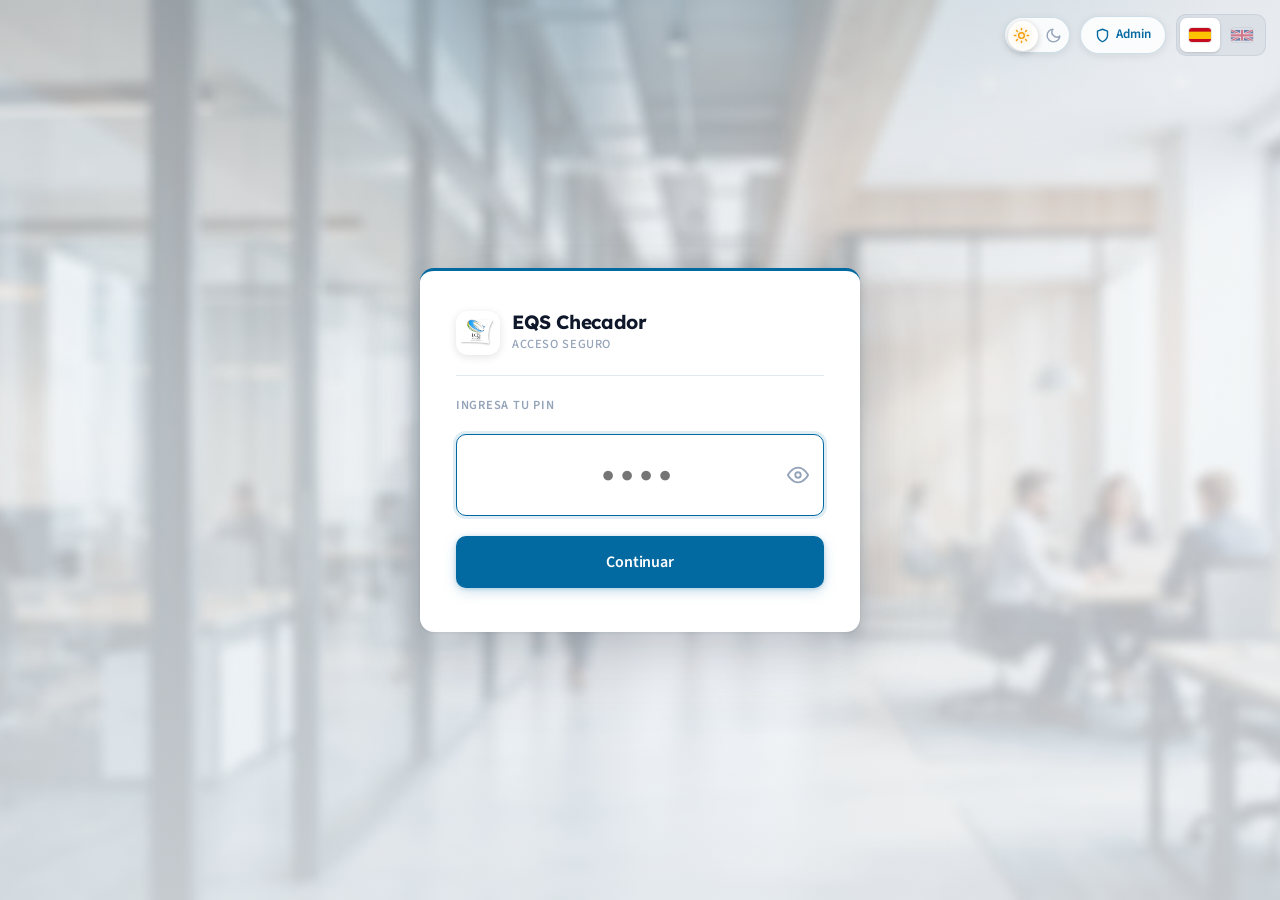
<file: index.html>
<!DOCTYPE html>
<html lang="es">
<head>
  <script>!function(){document.write('<base href="'+(location.pathname.startsWith('/ChecadorGLOBAL/')?'/ChecadorGLOBAL/':'/')+'">');try{document.documentElement.dataset.theme=localStorage.getItem('eqs_theme')||'light'}catch(e){}}()</script>
  <meta charset="UTF-8">
  <meta name="viewport" content="width=device-width, initial-scale=1, viewport-fit=cover">
  <meta name="theme-color" content="#0369A1">
  <meta name="mobile-web-app-capable" content="yes">
  <meta name="apple-mobile-web-app-capable" content="yes">
  <title data-marca-titulo>EQS Checador</title>
  <link rel="icon" type="image/svg+xml" href="favicon.svg">
  <link rel="stylesheet" href="assets/css/base.css">
  <link rel="stylesheet" href="assets/css/app.css">
</head>
<body>

  <!-- Controles esquina superior: switch de tema + acceso admin. base resuelve el prefijo. -->
  <div class="top-actions">
    <button id="theme-toggle" class="theme-toggle" type="button" role="switch" aria-checked="false" aria-label="Cambiar modo claro u oscuro">
      <span class="theme-toggle__track">
        <span class="theme-toggle__thumb"></span>
        <svg class="theme-toggle__ic ic-sun" viewBox="0 0 24 24" fill="none" stroke="currentColor" stroke-width="2" stroke-linecap="round" stroke-linejoin="round" aria-hidden="true">
          <circle cx="12" cy="12" r="4"/><path d="M12 2v2M12 20v2M4.9 4.9l1.4 1.4M17.7 17.7l1.4 1.4M2 12h2M20 12h2M4.9 19.1l1.4-1.4M17.7 6.3l1.4-1.4"/>
        </svg>
        <svg class="theme-toggle__ic ic-moon" viewBox="0 0 24 24" fill="none" stroke="currentColor" stroke-width="2" stroke-linecap="round" stroke-linejoin="round" aria-hidden="true">
          <path d="M21 12.8A9 9 0 1 1 11.2 3a7 7 0 0 0 9.8 9.8z"/>
        </svg>
      </span>
    </button>
    <a href="admin/" class="admin-access" data-i18n-title="Acceso administrativo" aria-label="Acceso administrativo">
      <svg width="15" height="15" viewBox="0 0 24 24" fill="none" stroke="currentColor" stroke-width="2.2" stroke-linecap="round" stroke-linejoin="round">
        <path d="M12 22s8-4 8-10V5l-8-3-8 3v7c0 6 8 10 8 10z"/>
      </svg>
      <span data-i18n>Admin</span>
    </a>
  </div>

  <!-- ── TOKEN DE PLAZA (paso previo al PIN, una vez por dispositivo) ─────────── -->
  <section id="s-token" class="pantalla" hidden>
    <div class="tarjeta">
      <div class="brand-header">
        <div class="brand-icon brand-icon--logo">
          <img src="assets/imgs/logo_.png" alt="EQS México" data-marca-logo>
        </div>
        <div class="brand-text-block">
          <span class="brand-name" data-marca>EQS Checador</span>
          <span class="brand-sub" data-i18n>Habilita este dispositivo</span>
        </div>
      </div>

      <hr class="divider">

      <form id="form-token" novalidate>
        <label for="input-token" data-i18n>Token de tu plaza</label>
        <input id="input-token" class="input-token" type="text" inputmode="text"
          autocomplete="off" autocapitalize="characters" spellcheck="false"
          maxlength="9" placeholder="ABCD-EFGH" aria-describedby="token-ayuda">
        <p id="token-ayuda" class="campo-ayuda" data-i18n>Pídeselo a tu encargado. Se guarda en este dispositivo.</p>
        <p id="error-token" class="error-msg" role="alert" hidden></p>

        <button id="btn-escanear-qr" type="button" class="btn btn--secundario" hidden>
          <svg width="18" height="18" viewBox="0 0 24 24" fill="none" stroke="currentColor" stroke-width="2" stroke-linecap="round" stroke-linejoin="round">
            <path d="M3 7V5a2 2 0 0 1 2-2h2M17 3h2a2 2 0 0 1 2 2v2M21 17v2a2 2 0 0 1-2 2h-2M7 21H5a2 2 0 0 1-2-2v-2"/><line x1="3" y1="12" x2="21" y2="12"/>
          </svg>
          <span data-i18n>Escanear QR</span>
        </button>

        <button id="btn-continuar-token" type="submit" class="btn btn--primario" data-i18n>Continuar</button>
      </form>
    </div>

    <!-- Lector de QR: cámara a pantalla completa + recuadro guía. Oculto hasta escanear. -->
    <div id="qr-scan" class="qr-scan" hidden>
      <video id="qr-video" class="qr-scan__video" playsinline muted></video>
      <div class="qr-scan__marco" aria-hidden="true"></div>
      <p class="qr-scan__ayuda" data-i18n>Apunta al código QR del token</p>
      <button id="btn-qr-cancelar" type="button" class="btn btn--secundario btn--sm qr-scan__cancelar" data-i18n>Cancelar</button>
    </div>
  </section>

  <!-- ── LOGIN ─────────────────────────────────────────────────────────────── -->
  <section id="s-login" class="pantalla" hidden>
    <div class="tarjeta">
      <div class="brand-header">
        <div class="brand-icon brand-icon--logo">
          <img src="assets/imgs/logo_.png" alt="EQS México" data-marca-logo>
        </div>
        <div class="brand-text-block">
          <span class="brand-name" data-marca>EQS Checador</span>
          <span class="brand-sub" data-i18n>Acceso seguro</span>
        </div>
      </div>

      <hr class="divider">

      <form id="form-pin" novalidate>
        <label for="input-pin" data-i18n>Ingresa tu PIN</label>
        <div class="pin-wrap">
          <input id="input-pin" class="input-pin" type="password" inputmode="numeric"
            pattern="\d*" maxlength="4" autocomplete="current-password" placeholder="••••">
          <button type="button" id="btn-ver-pin" class="ver-pin" data-i18n-title="Mostrar PIN" aria-label="Mostrar PIN" aria-pressed="false">
            <svg class="eye eye--open" width="22" height="22" viewBox="0 0 24 24" fill="none" stroke="currentColor" stroke-width="2" stroke-linecap="round" stroke-linejoin="round" aria-hidden="true"><path d="M1 12s4-8 11-8 11 8 11 8-4 8-11 8-11-8-11-8z"/><circle cx="12" cy="12" r="3"/></svg>
            <svg class="eye eye--off" width="22" height="22" viewBox="0 0 24 24" fill="none" stroke="currentColor" stroke-width="2" stroke-linecap="round" stroke-linejoin="round" aria-hidden="true"><path d="M9.88 9.88a3 3 0 1 0 4.24 4.24"/><path d="M10.73 5.08A10.43 10.43 0 0 1 12 5c7 0 11 7 11 7a13.16 13.16 0 0 1-1.67 2.68"/><path d="M6.61 6.61A13.526 13.526 0 0 0 1 12s4 7 11 7a9.74 9.74 0 0 0 5.39-1.61"/><line x1="2" y1="2" x2="22" y2="22"/></svg>
          </button>
        </div>
        <p id="error-pin" class="error-msg" role="alert" hidden></p>
        <button id="btn-continuar-pin" type="submit" class="btn btn--primario">
          <span id="pin-btn-label" data-i18n>Continuar</span>
          <svg id="pin-btn-spinner" class="btn__spin" hidden width="18" height="18" viewBox="0 0 24 24" fill="none" aria-hidden="true">
            <circle cx="12" cy="12" r="9" stroke="rgba(255,255,255,.3)" stroke-width="2.5"/>
            <path d="M12 3a9 9 0 0 1 9 9" stroke="white" stroke-width="2.5" stroke-linecap="round"/>
          </svg>
        </button>
      </form>
    </div>
  </section>

  <!-- ── MENÚ ──────────────────────────────────────────────────────────────── -->
  <section id="s-menu" class="pantalla" hidden>
    <div class="tarjeta">
      <div class="brand-header">
        <div class="brand-icon brand-icon--logo">
          <img src="assets/imgs/logo_.png" alt="EQS México" data-marca-logo>
        </div>
        <div class="brand-text-block">
          <span class="brand-name" data-marca>EQS Checador</span>
          <span class="brand-sub" data-i18n>Control de asistencia</span>
        </div>
      </div>

      <hr class="divider">

      <div class="saludo-bloque">
        <div class="saludo-avatar" id="saludo-avatar" aria-hidden="true">–</div>
        <div class="saludo-textos">
          <span class="saludo-sup" id="saludo-hora">Bienvenido</span>
          <p id="saludo">–</p>
          <span class="saludo-meta" id="saludo-meta" hidden></span>
        </div>
        <span class="saludo-num" id="saludo-num" hidden></span>
      </div>

      <div class="menu-botones">
        <button id="btn-checar" class="btn btn--primario">
          <svg width="18" height="18" viewBox="0 0 24 24" fill="none" stroke="currentColor" stroke-width="2.5" stroke-linecap="round" stroke-linejoin="round">
            <path d="M15 3h4a2 2 0 0 1 2 2v14a2 2 0 0 1-2 2h-4"/>
            <polyline points="10 17 15 12 10 7"/>
            <line x1="15" y1="12" x2="3" y2="12"/>
          </svg>
          <span data-i18n>Checar asistencia</span>
        </button>
        <button id="btn-historial" class="btn btn--secundario">
          <svg width="18" height="18" viewBox="0 0 24 24" fill="none" stroke="currentColor" stroke-width="2" stroke-linecap="round" stroke-linejoin="round">
            <path d="M12 8v4l3 3"/><circle cx="12" cy="12" r="10"/>
          </svg>
          <span data-i18n>Ver historial</span>
        </button>
        <button id="btn-avisos" class="btn btn--secundario">
          <svg width="18" height="18" viewBox="0 0 24 24" fill="none" stroke="currentColor" stroke-width="2" stroke-linecap="round" stroke-linejoin="round">
            <path d="M3 11l18-5v12L3 14v-3z"/><path d="M11.6 16.8a3 3 0 1 1-5.8-1.6"/>
          </svg>
          <span data-i18n>Avisos</span>
          <span id="avisos-badge" class="btn-badge" hidden></span>
        </button>
        <button id="btn-turnos" class="btn btn--secundario">
          <svg width="18" height="18" viewBox="0 0 24 24" fill="none" stroke="currentColor" stroke-width="2" stroke-linecap="round" stroke-linejoin="round">
            <rect x="3" y="4" width="18" height="18" rx="2"/><line x1="16" y1="2" x2="16" y2="6"/><line x1="8" y1="2" x2="8" y2="6"/><line x1="3" y1="10" x2="21" y2="10"/>
          </svg>
          <span data-i18n>Mi turno</span>
          <span id="turnos-dot" class="btn-dot" hidden></span>
        </button>
      </div>

      <button id="btn-cerrar-sesion" class="btn btn--peligro btn--sm" data-i18n>Cerrar sesión</button>
    </div>
  </section>

  <!-- ── MI TURNO ──────────────────────────────────────────────────────────── -->
  <section id="s-turnos" class="pantalla" hidden>
    <div class="tarjeta">
      <div class="brand-header">
        <div class="brand-icon brand-icon--logo">
          <img src="assets/imgs/logo_.png" alt="EQS México" data-marca-logo>
        </div>
        <div class="brand-text-block">
          <span class="brand-name" data-i18n>Mi horario</span>
          <span class="brand-sub" data-i18n>Turnos de tu plaza</span>
        </div>
      </div>

      <hr class="divider">

      <div id="turnos-lista" class="turnos-lista"></div>

      <button id="btn-turnos-volver" class="btn btn--secundario btn--sm" data-i18n>Volver</button>
    </div>
  </section>

  <script type="module" src="assets/js/marca.js"></script>
  <script type="module" src="assets/js/app.js"></script>
</body>
</html>
</file>
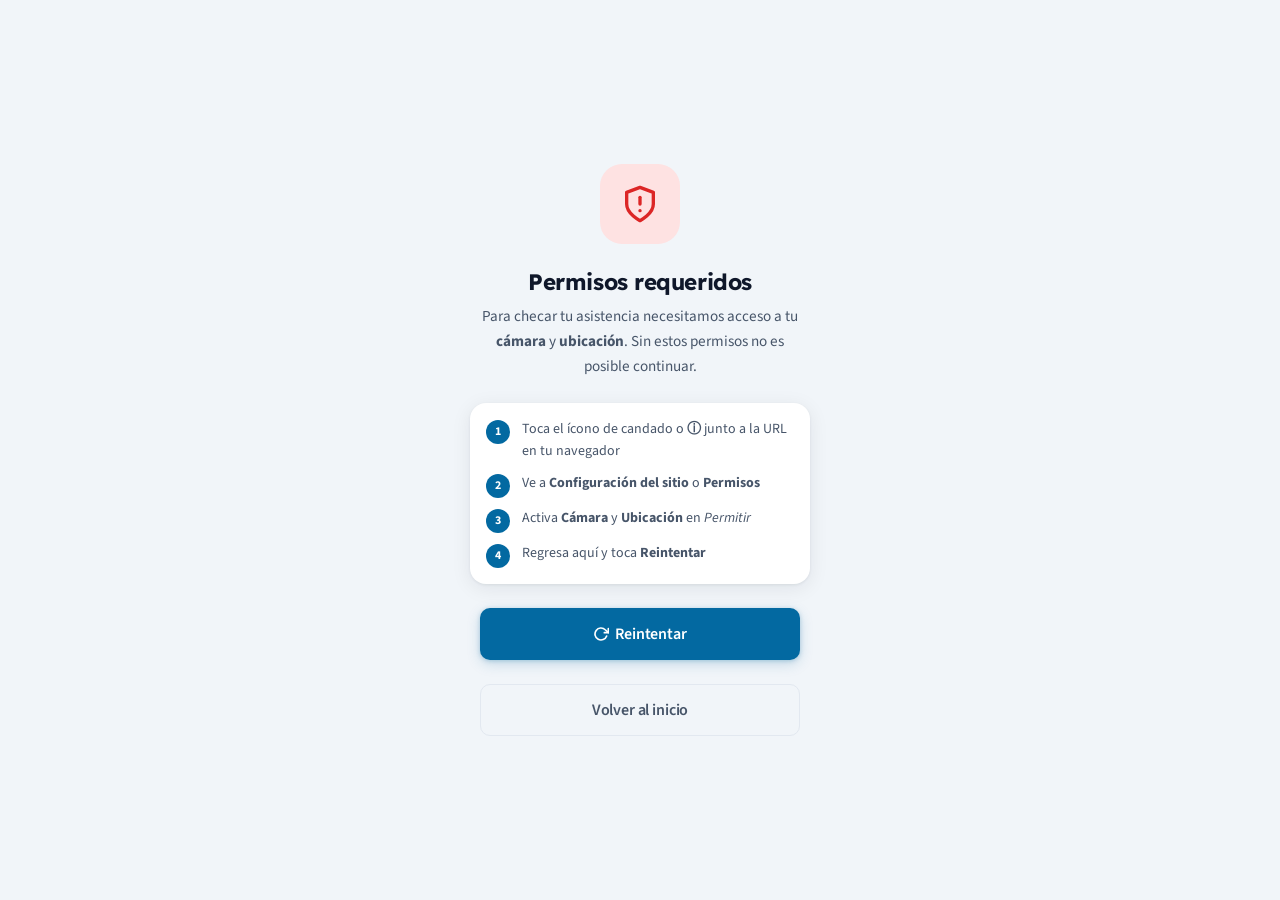
<file: sin-permisos.html>
<!DOCTYPE html>
<html lang="es">
<head>
  <script>!function(){document.write('<base href="'+(location.pathname.startsWith('/ChecadorGLOBAL/')?'/ChecadorGLOBAL/':'/')+'">')}()</script>
  <meta charset="UTF-8">
  <meta name="viewport" content="width=device-width, initial-scale=1, viewport-fit=cover">
  <meta name="theme-color" content="#DC2626">
  <title data-marca-titulo="Permisos requeridos">Permisos requeridos · EQS</title>
  <link rel="icon" type="image/svg+xml" href="favicon.svg">
  <link rel="stylesheet" href="assets/css/base.css">
  <link rel="stylesheet" href="assets/css/sin-permisos.css">
</head>
<body>

<div class="page-center">

  <div class="page-center__icon" style="background:#FEE2E2">
    <svg width="40" height="40" viewBox="0 0 24 24" fill="none" stroke="#DC2626" stroke-width="2" stroke-linecap="round" stroke-linejoin="round">
      <path d="M12 22s8-4 8-10V5l-8-3-8 3v7c0 6 8 10 8 10z"/>
      <line x1="12" y1="8" x2="12" y2="12"/>
      <line x1="12" y1="16" x2="12.01" y2="16"/>
    </svg>
  </div>

  <div>
    <h1 class="page-center__title" data-i18n>Permisos requeridos</h1>
    <p class="page-center__body" style="margin-top:8px" data-i18n-html>Para checar tu asistencia necesitamos acceso a tu <strong>cámara</strong> y <strong>ubicación</strong>. Sin estos permisos no es posible continuar.</p>
  </div>

  <div class="sin-permisos-steps">
    <div class="sin-permisos-step">
      <div class="sin-permisos-step__num">1</div>
      <p data-i18n-html>Toca el ícono de candado o <strong>ⓘ</strong> junto a la URL en tu navegador</p>
    </div>
    <div class="sin-permisos-step">
      <div class="sin-permisos-step__num">2</div>
      <p data-i18n-html>Ve a <strong>Configuración del sitio</strong> o <strong>Permisos</strong></p>
    </div>
    <div class="sin-permisos-step">
      <div class="sin-permisos-step__num">3</div>
      <p data-i18n-html>Activa <strong>Cámara</strong> y <strong>Ubicación</strong> en <em>Permitir</em></p>
    </div>
    <div class="sin-permisos-step">
      <div class="sin-permisos-step__num">4</div>
      <p data-i18n-html>Regresa aquí y toca <strong>Reintentar</strong></p>
    </div>
  </div>

  <button class="btn btn--primario" style="width:100%;max-width:320px" id="btn-reintentar">
    <svg width="16" height="16" viewBox="0 0 24 24" fill="none" stroke="currentColor" stroke-width="2.5" stroke-linecap="round" stroke-linejoin="round">
      <polyline points="23 4 23 10 17 10"/>
      <path d="M20.49 15a9 9 0 1 1-2.12-9.36L23 10"/>
    </svg>
    <span data-i18n>Reintentar</span>
  </button>

  <a href="./" class="btn btn--secundario" style="max-width:320px;width:100%;text-decoration:none" data-i18n>
    Volver al inicio
  </a>

</div>

<script type="module" src="assets/js/marca.js"></script>
<script type="module">
  import { BASE } from './assets/js/config.js';
  import { applyI18n } from './assets/js/i18n.js';
  applyI18n(document);
  document.getElementById('btn-reintentar').addEventListener('click', () => { location.href = BASE + '/checador/'; });
</script>
</body>
</html>
</file>
<file: assets/css/base.css>
/* ── Google Fonts ──────────────────────────────────────────────────────────── */
@import url('https://fonts.googleapis.com/css2?family=Lexend:wght@400;500;600;700&family=Source+Sans+3:ital,wght@0,400;0,500;0,600;1,400&display=swap');

/* ── Tokens ───────────────────────────────────────────────────────────────── */
:root {
  --fondo:        #F1F5F9;
  --tarjeta:      #FFFFFF;
  --tinta:        #0F172A;
  --tinta-2:      #475569;
  --tinta-3:      #94A3B8;
  --linea:        #E2E8F0;
  --primario:     #0369A1;
  --primario-dk:  #075985;
  --primario-bg:  #EFF6FF;
  --entrada:      #15803D;
  --salida:       #C2410C;
  --peligro:      #DC2626;
  --radio:        14px;
  --sombra:       0 1px 3px rgba(15,23,42,.07), 0 4px 20px rgba(15,23,42,.08);
  --sombra-sm:    0 1px 3px rgba(15,23,42,.06);
}

/* ── Modo oscuro (tokens desaturados, no inversión) ───────────────────────── */
[data-theme="dark"] {
  --fondo:        #0B111F;
  --tarjeta:      #151E30;
  --tinta:        #E5EAF2;
  --tinta-2:      #A2AEC2;
  --tinta-3:      #6B7890;
  --linea:        #28344A;
  --primario:     #38BDF8;   /* acento/enlaces: claro para contraste sobre fondo oscuro */
  --primario-dk:  #0EA5E9;
  --primario-bg:  rgba(56,189,248,.14);
  --entrada:      #34D399;
  --salida:       #FB923C;
  --peligro:      #F87171;
  --sombra:       0 1px 3px rgba(0,0,0,.45), 0 6px 24px rgba(0,0,0,.55);
  --sombra-sm:    0 1px 3px rgba(0,0,0,.45);
}
/* El botón primario mantiene texto blanco: en oscuro usa un azul de marca con
   contraste suficiente (≥3:1 para texto bold), no el acento claro --primario. */
[data-theme="dark"] .btn--primario { background: #0284C7; }
[data-theme="dark"] .btn--primario:hover:not(:disabled) { background: #0369A1; }

/* Transición gradual de color al cambiar de tema (reduced-motion la anula abajo) */
body, .tarjeta, .input-pin, .divider, .btn--secundario,
.admin-access, .top-actions, .theme-toggle__track, .saludo-num {
  transition: background-color .35s ease, border-color .35s ease, color .35s ease;
}

/* ── Reset ────────────────────────────────────────────────────────────────── */
*, *::before, *::after { box-sizing: border-box; margin: 0; padding: 0; }
[hidden] { display: none !important; }
html, body {
  height: 100%;
  font-family: 'Source Sans 3', system-ui, -apple-system, sans-serif;
  background: var(--fondo);
  color: var(--tinta);
  -webkit-tap-highlight-color: transparent;
  font-size: 16px;
  line-height: 1.5;
}
a { color: var(--primario); }
button { cursor: pointer; font: inherit; }

/* ── Typography ───────────────────────────────────────────────────────────── */
h1 {
  font-family: 'Lexend', sans-serif;
  font-size: 1.45rem; font-weight: 700; color: var(--tinta);
  letter-spacing: -.02em; line-height: 1.25;
}
h2 {
  font-family: 'Lexend', sans-serif;
  font-size: 1.15rem; font-weight: 600; color: var(--tinta);
  letter-spacing: -.015em;
}
label {
  font-size: .78rem; font-weight: 600;
  color: var(--tinta-3); letter-spacing: .06em; text-transform: uppercase;
}

/* ── Buttons ──────────────────────────────────────────────────────────────── */
.btn {
  display: flex; align-items: center; justify-content: center; gap: 6px;
  min-height: 52px; border: none; border-radius: 10px;
  font-size: 1rem; font-weight: 600; padding: 0 20px; width: 100%;
  transition: background .15s, box-shadow .15s, transform .1s, opacity .15s;
  touch-action: manipulation; letter-spacing: -.01em;
}
.btn:active   { transform: scale(.97); opacity: .9; }
.btn:disabled { opacity: .45; cursor: not-allowed; transform: none !important; }

.btn--primario {
  background: var(--primario); color: #fff;
  box-shadow: 0 1px 4px rgba(3,105,161,.25), 0 4px 14px rgba(3,105,161,.18);
}
.btn--primario:hover:not(:disabled) {
  background: var(--primario-dk);
  box-shadow: 0 2px 8px rgba(3,105,161,.32), 0 6px 18px rgba(3,105,161,.22);
}
.btn--entrada {
  background: var(--entrada); color: #fff;
  box-shadow: 0 1px 4px rgba(21,128,61,.22), 0 4px 14px rgba(21,128,61,.15);
}
.btn--entrada:hover:not(:disabled) { filter: brightness(1.07); }
.btn--salida {
  background: var(--salida); color: #fff;
  box-shadow: 0 1px 4px rgba(194,65,12,.22), 0 4px 14px rgba(194,65,12,.15);
}
.btn--salida:hover:not(:disabled) { filter: brightness(1.07); }
.btn--secundario {
  background: transparent; color: var(--tinta-2); border: 1.5px solid var(--linea);
}
.btn--secundario:hover:not(:disabled) { background: var(--fondo); border-color: #CBD5E1; color: var(--tinta); }
.btn--peligro {
  background: transparent; color: var(--peligro); border: 1.5px solid #FECACA;
}
.btn--peligro:hover:not(:disabled) { background: #FEF2F2; }
.btn--sm { min-height: 42px; font-size: .9rem; }

/* ── Brand header ─────────────────────────────────────────────────────────── */
.brand-header { display: flex; align-items: center; gap: 12px; }
.brand-icon {
  width: 44px; height: 44px; background: var(--primario); border-radius: 12px;
  display: flex; align-items: center; justify-content: center; flex-shrink: 0;
  box-shadow: 0 2px 8px rgba(3,105,161,.28);
}
.brand-icon svg { color: #fff; }
.brand-icon--logo { background: #fff; padding: 5px; box-shadow: 0 2px 8px rgba(15,23,42,.12); }
.brand-icon--logo img { width: 100%; height: 100%; object-fit: contain; display: block; }
.brand-text-block { display: flex; flex-direction: column; gap: 1px; }
.brand-name {
  font-family: 'Lexend', sans-serif; font-size: 1.1rem; font-weight: 700;
  color: var(--tinta); letter-spacing: -.02em; line-height: 1.2;
}
.brand-sub {
  font-size: .78rem; color: var(--tinta-3); font-weight: 500;
  text-transform: uppercase; letter-spacing: .05em;
}

/* ── Shared ───────────────────────────────────────────────────────────────── */
.divider { height: 1px; background: var(--linea); border: none; margin: 0; }
.error-msg {
  font-size: .875rem; color: #991B1B; background: #FEF2F2;
  border: 1px solid #FECACA; border-radius: 8px; padding: 9px 13px;
  text-align: center; line-height: 1.5; display: block;
}
.error-txt { color: var(--peligro); }

/* ── Toggle de idioma (banderas ES | EN) — componente autocontenido ────────── */
.lang-toggle {
  display: inline-flex; gap: 2px; padding: 3px; border-radius: 10px;
  background: rgba(148,163,184,.14); border: 1px solid rgba(148,163,184,.24);
}
.lang-toggle__btn {
  display: flex; align-items: center; justify-content: center;
  width: 40px; height: 34px; border: none; border-radius: 7px; background: transparent;
  padding: 0; opacity: .5; touch-action: manipulation;
  transition: opacity .15s, background .15s, transform .1s;
}
.lang-toggle__btn:hover { opacity: .85; }
.lang-toggle__btn:active { transform: scale(.94); }
.lang-toggle__btn.is-active { opacity: 1; background: #fff; box-shadow: 0 1px 3px rgba(15,23,42,.18); }
.lang-toggle__btn:focus-visible { outline: 2px solid var(--primario, #0369A1); outline-offset: 2px; }
[data-theme="dark"] .lang-toggle__btn.is-active { background: rgba(255,255,255,.16); box-shadow: none; }
.lang-flag {
  width: 22px; aspect-ratio: 3 / 2; height: auto; border-radius: 3px; display: block;
  object-fit: cover; box-shadow: 0 0 0 1px rgba(0,0,0,.10);
}

/* ── Reduced motion ───────────────────────────────────────────────────────── */
@media (prefers-reduced-motion: reduce) {
  *, *::before, *::after { animation-duration: .01ms !important; transition-duration: .01ms !important; }
}
</file>
<file: assets/css/app.css>
/* ── Login / Menú — index.html ────────────────────────────────────────────── */

/* ── Keyframes ────────────────────────────────────────────────────────────── */
@keyframes cardIn {
  from { opacity: 0; transform: translateY(28px) scale(.97); }
  to   { opacity: 1; transform: translateY(0) scale(1); }
}
@keyframes cardOut {
  from { opacity: 1; transform: translateY(0) scale(1); }
  to   { opacity: 0; transform: translateY(-12px) scale(.97); }
}
@keyframes fadeUp {
  from { opacity: 0; transform: translateY(10px); }
  to   { opacity: 1; transform: translateY(0); }
}
@keyframes shake {
  0%,100% { transform: translateX(0); }
  18%     { transform: translateX(-7px); }
  36%     { transform: translateX(7px); }
  54%     { transform: translateX(-5px); }
  72%     { transform: translateX(5px); }
  90%     { transform: translateX(-2px); }
}
@keyframes spin {
  to { transform: rotate(360deg); }
}
@keyframes avatarIn {
  from { opacity: 0; transform: scale(.6); }
  to   { opacity: 1; transform: scale(1); }
}

/* ── Screen layout ────────────────────────────────────────────────────────── */
.pantalla {
  min-height: 100dvh;
  display: flex; flex-direction: column;
  align-items: center; justify-content: center;
  padding: 24px 16px; gap: 16px;
  /* Identidad: oficina EQS de fondo bajo un velo claro para mantener legible la tarjeta */
  background:
    radial-gradient(ellipse 110% 45% at 50% -4%, rgba(3,105,161,.12) 0%, transparent 60%),
    linear-gradient(180deg, rgba(241,245,249,.74), rgba(241,245,249,.88)),
    url('../imgs/fondo_.png') center/cover no-repeat;
}

/* ── Card entrance / exit ─────────────────────────────────────────────────── */
.pantalla:not([hidden]) .tarjeta {
  animation: cardIn 340ms cubic-bezier(.22,.68,0,1.2) both;
}
/* Exit override (same specificity, later in file = wins) */
.pantalla.exiting .tarjeta {
  animation: cardOut 160ms ease-in both;
}

/* ── Menu stagger ─────────────────────────────────────────────────────────── */
#s-menu:not([hidden]) .saludo-avatar  { animation: avatarIn 300ms  60ms cubic-bezier(.22,.68,0,1.2) both; }
#s-menu:not([hidden]) .saludo-textos  { animation: fadeUp   260ms 110ms ease-out both; }
#s-menu:not([hidden]) .menu-botones   { animation: fadeUp   260ms 190ms ease-out both; }
#s-menu:not([hidden]) #btn-cerrar-sesion { animation: fadeUp 240ms 260ms ease-out both; }

/* ── Card ─────────────────────────────────────────────────────────────────── */
.tarjeta {
  width: 100%; max-width: 420px;
  background: var(--tarjeta); border-radius: var(--radio);
  box-shadow: var(--sombra); padding: 28px 24px 32px;
  display: flex; flex-direction: column; gap: 16px;
  border-top: 3px solid var(--primario);
}

/* ── PIN form ─────────────────────────────────────────────────────────────── */
#form-pin { display: contents; }

.pin-wrap { position: relative; display: flex; }
.input-pin {
  width: 100%;
  font-family: 'Lexend', sans-serif; font-size: 2rem; font-weight: 500;
  letter-spacing: .45rem; text-align: center; padding: 14px 48px;
  border: 1.5px solid var(--linea); border-radius: 10px;
  background: var(--fondo); color: var(--tinta); outline: none;
  transition: border-color .15s, box-shadow .15s, background .15s;
}
.ver-pin {
  position: absolute; right: 6px; top: 50%; transform: translateY(-50%);
  width: 40px; height: 40px; display: flex; align-items: center; justify-content: center;
  border: none; background: none; color: var(--tinta-3); border-radius: 999px;
  transition: color .15s, background .15s, transform .1s;
}
.ver-pin:hover { color: var(--primario); background: rgba(3,105,161,.08); }
.ver-pin:active { transform: translateY(-50%) scale(.88); }
.ver-pin .eye--off { display: none; }
.ver-pin.revealed { color: var(--primario); }
.ver-pin.revealed .eye--open { display: none; }
.ver-pin.revealed .eye--off  { display: block; }
.input-pin:focus {
  border-color: var(--primario);
  box-shadow: 0 0 0 3px rgba(3,105,161,.12);
  background: #fff;
}
.input-pin--shake {
  animation: shake 360ms ease-in-out;
  border-color: var(--peligro) !important;
  box-shadow: 0 0 0 3px rgba(220,38,38,.12) !important;
}

/* ── Token de plaza ───────────────────────────────────────────────────────── */
.input-token {
  width: 100%;
  font-family: 'Lexend', sans-serif; font-size: 1.6rem; font-weight: 600;
  letter-spacing: .28rem; text-align: center; padding: 14px 16px;
  text-transform: uppercase;
  border: 1.5px solid var(--linea); border-radius: 10px;
  background: var(--fondo); color: var(--tinta); outline: none;
  transition: border-color .15s, box-shadow .15s, background .15s;
}
.input-token:focus {
  border-color: var(--primario);
  box-shadow: 0 0 0 3px rgba(3,105,161,.12);
  background: #fff;
}
.campo-ayuda { font-size: .82rem; color: var(--tinta-3); margin: 8px 2px 0; line-height: 1.45; }
#form-token { display: flex; flex-direction: column; gap: 12px; }
#form-token label { font-weight: 600; color: var(--tinta-2); font-size: .92rem; }

/* Lector de QR a pantalla completa */
.qr-scan {
  position: fixed; inset: 0; z-index: 200;
  background: #000; display: flex; flex-direction: column;
  align-items: center; justify-content: center;
}
.qr-scan__video { position: absolute; inset: 0; width: 100%; height: 100%; object-fit: cover; }
.qr-scan__marco {
  position: relative; z-index: 1;
  width: min(64vw, 260px); aspect-ratio: 1;
  border: 3px solid rgba(255,255,255,.9); border-radius: 18px;
  box-shadow: 0 0 0 100vmax rgba(0,0,0,.45);
}
.qr-scan__ayuda {
  position: relative; z-index: 1; margin-top: 22px;
  color: #fff; font-weight: 600; font-size: .95rem; text-align: center;
  text-shadow: 0 1px 4px rgba(0,0,0,.6);
}
.qr-scan__cancelar { position: relative; z-index: 1; margin-top: 18px; }

/* ── Button spinner ───────────────────────────────────────────────────────── */
.btn__spin { animation: spin 650ms linear infinite; flex-shrink: 0; }

/* ── Permissions (legacy, keep for checador page) ────────────────────────── */
.permiso-fila {
  display: flex; justify-content: space-between; align-items: center;
  padding: 11px 0; border-bottom: 1px solid var(--linea);
  font-size: .95rem; font-weight: 500;
}
.permiso-fila:last-of-type { border-bottom: none; }
.permiso-estado {
  font-size: .75rem; font-weight: 600;
  padding: 3px 10px; border-radius: 99px; letter-spacing: .02em;
}
.permiso-estado--pendiente { color: #92400E; background: #FEF3C7; }
.permiso-estado--activa    { color: #15803D; background: #DCFCE7; }
.permiso-estado--bloqueada { color: var(--peligro); background: #FEE2E2; }
.permiso-bloqueado-msg {
  font-size: .875rem; color: #991B1B; background: #FEF2F2;
  border: 1px solid #FECACA; border-radius: 10px; padding: 12px 14px; line-height: 1.6;
}

/* ── Menu / Welcome ───────────────────────────────────────────────────────── */
.menu-botones { display: flex; flex-direction: column; gap: 12px; }

.saludo-bloque {
  display: flex; align-items: center; gap: 14px;
  padding: 4px 0;
}
.saludo-avatar {
  width: 52px; height: 52px; border-radius: 50%; flex-shrink: 0;
  background: var(--primario); color: #fff;
  font-family: 'Lexend', sans-serif; font-size: 1.2rem; font-weight: 700;
  display: flex; align-items: center; justify-content: center;
  box-shadow: 0 2px 10px rgba(3,105,161,.3);
  letter-spacing: -.02em;
  background-size: cover; background-position: center;
}
.saludo-avatar--foto { background-color: transparent; }
.saludo-textos { display: flex; flex-direction: column; gap: 1px; min-width: 0; flex: 1; }
.saludo-sup {
  font-size: .72rem; color: var(--tinta-3); font-weight: 600;
  text-transform: uppercase; letter-spacing: .08em;
}
#saludo {
  font-family: 'Lexend', sans-serif; font-size: 1.25rem; font-weight: 700;
  color: var(--tinta); letter-spacing: -.025em;
  white-space: nowrap; overflow: hidden; text-overflow: ellipsis;
}
.saludo-meta {
  font-size: .82rem; color: var(--tinta-2); font-weight: 500;
  white-space: nowrap; overflow: hidden; text-overflow: ellipsis; margin-top: 1px;
}
.saludo-num {
  flex-shrink: 0; align-self: flex-start;
  font-family: 'Lexend', sans-serif; font-size: .72rem; font-weight: 600;
  color: var(--primario); background: var(--primario-bg);
  padding: 3px 9px; border-radius: 99px; letter-spacing: .02em;
}

/* ── Desktop / large screens ──────────────────────────────────────────────── */
@media (min-width: 1024px) {
  /* Richer branded backdrop so the card no longer floats in emptiness */
  .pantalla {
    padding: 40px;
    background:
      radial-gradient(ellipse 80% 50% at 50% -10%, rgba(3,105,161,.16) 0%, transparent 60%),
      linear-gradient(180deg, rgba(241,245,249,.62), rgba(241,245,249,.80)),
      url('../imgs/fondo_.png') center/cover no-repeat fixed;
  }

  /* Slightly larger, more deliberate card with deeper elevation */
  .tarjeta {
    max-width: 440px;
    padding: 40px 36px 44px;
    gap: 20px;
    box-shadow:
      0 1px 3px rgba(15,23,42,.06),
      0 12px 40px rgba(15,23,42,.12),
      0 32px 80px rgba(15,23,42,.10);
  }

  .brand-name { font-size: 1.2rem; }
  .input-pin  { font-size: 2.2rem; padding: 18px 52px; }
  .saludo-avatar { width: 58px; height: 58px; font-size: 1.35rem; }
  #saludo { font-size: 1.4rem; }
}

/* ── Controles esquina superior (tema + acceso admin) ─────────────────────── */
.top-actions {
  position: fixed; top: 14px; right: 14px; z-index: 50;
  display: flex; align-items: center; gap: 10px;
}
.admin-access {
  display: inline-flex; align-items: center; gap: 6px;
  padding: 8px 14px; min-height: 36px;
  font-size: .82rem; font-weight: 600; color: var(--primario);
  background: rgba(255,255,255,.85); -webkit-backdrop-filter: blur(8px); backdrop-filter: blur(8px);
  border: 1px solid rgba(7,89,133,.18); border-radius: 999px;
  box-shadow: 0 2px 8px rgba(15,23,42,.08);
  text-decoration: none; transition: background .2s, transform .2s, box-shadow .2s, color .35s;
}
.admin-access:hover { background: #fff; transform: translateY(-1px); box-shadow: 0 4px 14px rgba(15,23,42,.14); }
.admin-access:active { transform: translateY(0); }

/* ── Switch de tema claro/oscuro (sol / luna) ─────────────────────────────── */
.theme-toggle { border: none; background: none; padding: 5px; margin: -5px; -webkit-tap-highlight-color: transparent; }
.theme-toggle__track {
  position: relative; display: grid; grid-template-columns: 1fr 1fr; align-items: center;
  width: 66px; height: 36px; border-radius: 999px;
  background: rgba(255,255,255,.85); -webkit-backdrop-filter: blur(8px); backdrop-filter: blur(8px);
  border: 1px solid rgba(7,89,133,.18); box-shadow: 0 2px 8px rgba(15,23,42,.08);
}
.theme-toggle__thumb {
  position: absolute; top: 3px; left: 3px; width: 30px; height: 30px; border-radius: 50%;
  background: #fff; box-shadow: 0 2px 6px rgba(15,23,42,.22); z-index: 0;
  transition: transform .35s cubic-bezier(.4,0,.2,1), background .35s ease;
}
[data-theme="dark"] .theme-toggle__thumb { transform: translateX(30px); background: #1E293B; }
.theme-toggle__ic { position: relative; z-index: 1; justify-self: center; width: 17px; height: 17px; transition: color .35s ease, filter .35s ease; }
.theme-toggle .ic-sun  { color: #F59E0B; filter: drop-shadow(0 0 5px rgba(245,158,11,.6)); }   /* iluminado en claro */
.theme-toggle .ic-moon { color: #94A3B8; filter: none; }
[data-theme="dark"] .theme-toggle .ic-sun  { color: #6B7890; filter: none; }
[data-theme="dark"] .theme-toggle .ic-moon { color: #FACC15; filter: drop-shadow(0 0 5px rgba(250,204,21,.7)); }  /* iluminado en oscuro */

/* ── Modo oscuro: superficies con color fijo (no token) ───────────────────── */
[data-theme="dark"] .pantalla {
  background:
    radial-gradient(ellipse 110% 45% at 50% -4%, rgba(56,189,248,.10) 0%, transparent 60%),
    linear-gradient(180deg, rgba(11,17,31,.82), rgba(11,17,31,.92)),
    url('../imgs/fondo_.png') center/cover no-repeat;
}
[data-theme="dark"] .admin-access,
[data-theme="dark"] .theme-toggle__track { background: rgba(21,30,48,.8); border-color: rgba(56,189,248,.22); }
[data-theme="dark"] .admin-access:hover { background: #1E293B; }
[data-theme="dark"] .input-pin:focus { background: var(--tarjeta); }

/* ── Turnos de la plaza (cuadrícula: empleado × día) ──────────────────────── */
/* Punto rojo de aviso en "Mi turno" (horario de la próxima semana sin ver) */
#btn-turnos { position: relative; }
.btn-dot {
  position: absolute; top: 10px; right: 12px;
  width: 10px; height: 10px; border-radius: 50%;
  background: #EF4444; box-shadow: 0 0 0 3px var(--tarjeta);
  animation: dot-pulse 1.8s ease-in-out infinite;
}
@keyframes dot-pulse { 0%,100% { transform: scale(1); opacity: 1; } 50% { transform: scale(1.25); opacity: .7; } }
@media (prefers-reduced-motion: reduce) { .btn-dot { animation: none; } }

/* Contador de avisos no vistos en el botón "Avisos" */
#btn-avisos { position: relative; }
.btn-badge {
  position: absolute; top: 8px; right: 10px;
  min-width: 20px; height: 20px; padding: 0 5px;
  display: inline-flex; align-items: center; justify-content: center;
  border-radius: 999px; background: #EF4444; color: #fff;
  font-size: .72rem; font-weight: 700; line-height: 1;
  box-shadow: 0 0 0 3px var(--tarjeta);
}

.turnos-vacio { font-size: .9rem; color: var(--tinta-2); text-align: center; padding: 8px 0; }
.turnos-grid-scroll { overflow-x: auto; -webkit-overflow-scrolling: touch; margin: 0 -4px; }
.turnos-grid { border-collapse: separate; border-spacing: 0; width: 100%; min-width: 540px; font-size: .82rem; }
.turnos-grid th, .turnos-grid td {
  padding: 7px 8px; text-align: center; border-bottom: 1px solid var(--linea); white-space: nowrap;
}
.turnos-grid th {
  font-size: .7rem; font-weight: 700; text-transform: uppercase; letter-spacing: .04em;
  color: var(--tinta-2); background: var(--fondo); position: sticky; top: 0;
}
.turnos-grid .tg-emp {
  text-align: left; font-weight: 600; color: var(--tinta);
  position: sticky; left: 0; background: var(--tarjeta); z-index: 1;
}
.turnos-grid th.tg-emp { background: var(--fondo); z-index: 2; }
.turnos-grid td { display: table-cell; background: var(--tarjeta); }
.tg-turno { display: block; font-weight: 600; color: var(--primario-dk); }
.tg-horas { display: block; font-size: .72rem; color: var(--tinta-2); font-variant-numeric: tabular-nums; }
.tg-off { color: var(--tinta-3); }
.turnos-grid .tg-yo td, .turnos-grid .tg-yo .tg-emp { background: rgba(2,132,199,.12); }
/* Guía visual del día: hoy más fuerte, días pasados más tenues. */
.turnos-grid td.tg-col--pasado { opacity: .45; }
.turnos-grid th.tg-col--hoy, .turnos-grid td.tg-col--hoy { background: rgba(2,132,199,.18); }
.turnos-grid th.tg-col--hoy { color: var(--primario-dk); box-shadow: inset 0 -2px 0 var(--primario); }
.turnos-grid td.tg-col--hoy { box-shadow: inset 2px 0 0 var(--primario), inset -2px 0 0 var(--primario); }
.turnos-grid th .tg-fecha {
  display: block; font-size: .66rem; font-weight: 600; letter-spacing: 0;
  text-transform: none; color: var(--tinta-2); margin-top: 2px; font-variant-numeric: tabular-nums;
}

/* Navegación de semana en "Mi turno" */
.sem-nav {
  display: flex; align-items: center; gap: 8px; flex-wrap: wrap;
  margin-bottom: 12px; justify-content: center;
}
.sem-nav__btn {
  width: 36px; height: 36px; flex: none; border-radius: 10px;
  border: 1px solid var(--linea); background: var(--tarjeta); color: var(--tinta);
  font-size: 1.25rem; line-height: 1; cursor: pointer;
}
.sem-nav__btn:active { background: var(--fondo); }
.sem-nav__label {
  min-width: 170px; text-align: center; font-weight: 700; font-size: .98rem;
  color: var(--tinta); font-variant-numeric: tabular-nums; text-transform: capitalize;
}
.sem-nav__hoy {
  padding: 8px 14px; border-radius: 10px; border: 1px solid var(--linea);
  background: var(--tarjeta); color: var(--tinta); font-weight: 600; font-size: .85rem; cursor: pointer;
}
</file>
<file: assets/css/sin-permisos.css>
/* ── Sin permisos — sin-permisos.html ─────────────────────────────────────── */
.page-center {
  min-height: 100dvh;
  display: flex; flex-direction: column; align-items: center; justify-content: center;
  padding: 40px 24px; padding-bottom: max(40px, env(safe-area-inset-bottom));
  text-align: center; gap: 24px; background: var(--fondo);
}
.page-center__icon {
  width: 80px; height: 80px; border-radius: 22px;
  display: flex; align-items: center; justify-content: center;
}
.page-center__title {
  font-family: 'Lexend', sans-serif; font-size: 1.4rem; font-weight: 700;
  color: var(--tinta); letter-spacing: -.02em;
}
.page-center__body { font-size: .95rem; color: var(--tinta-2); line-height: 1.65; max-width: 320px; }

.sin-permisos-steps {
  display: flex; flex-direction: column; gap: 10px;
  width: 100%; max-width: 340px;
  background: var(--tarjeta); border-radius: 16px; padding: 16px; box-shadow: var(--sombra);
}
.sin-permisos-step {
  display: flex; align-items: flex-start; gap: 12px;
  font-size: .875rem; color: var(--tinta-2); text-align: left; line-height: 1.55;
}
.sin-permisos-step__num {
  width: 24px; height: 24px; border-radius: 50%;
  background: var(--primario); color: #fff;
  font-size: .75rem; font-weight: 700;
  display: flex; align-items: center; justify-content: center;
  flex-shrink: 0; margin-top: 1px;
}
</file>
